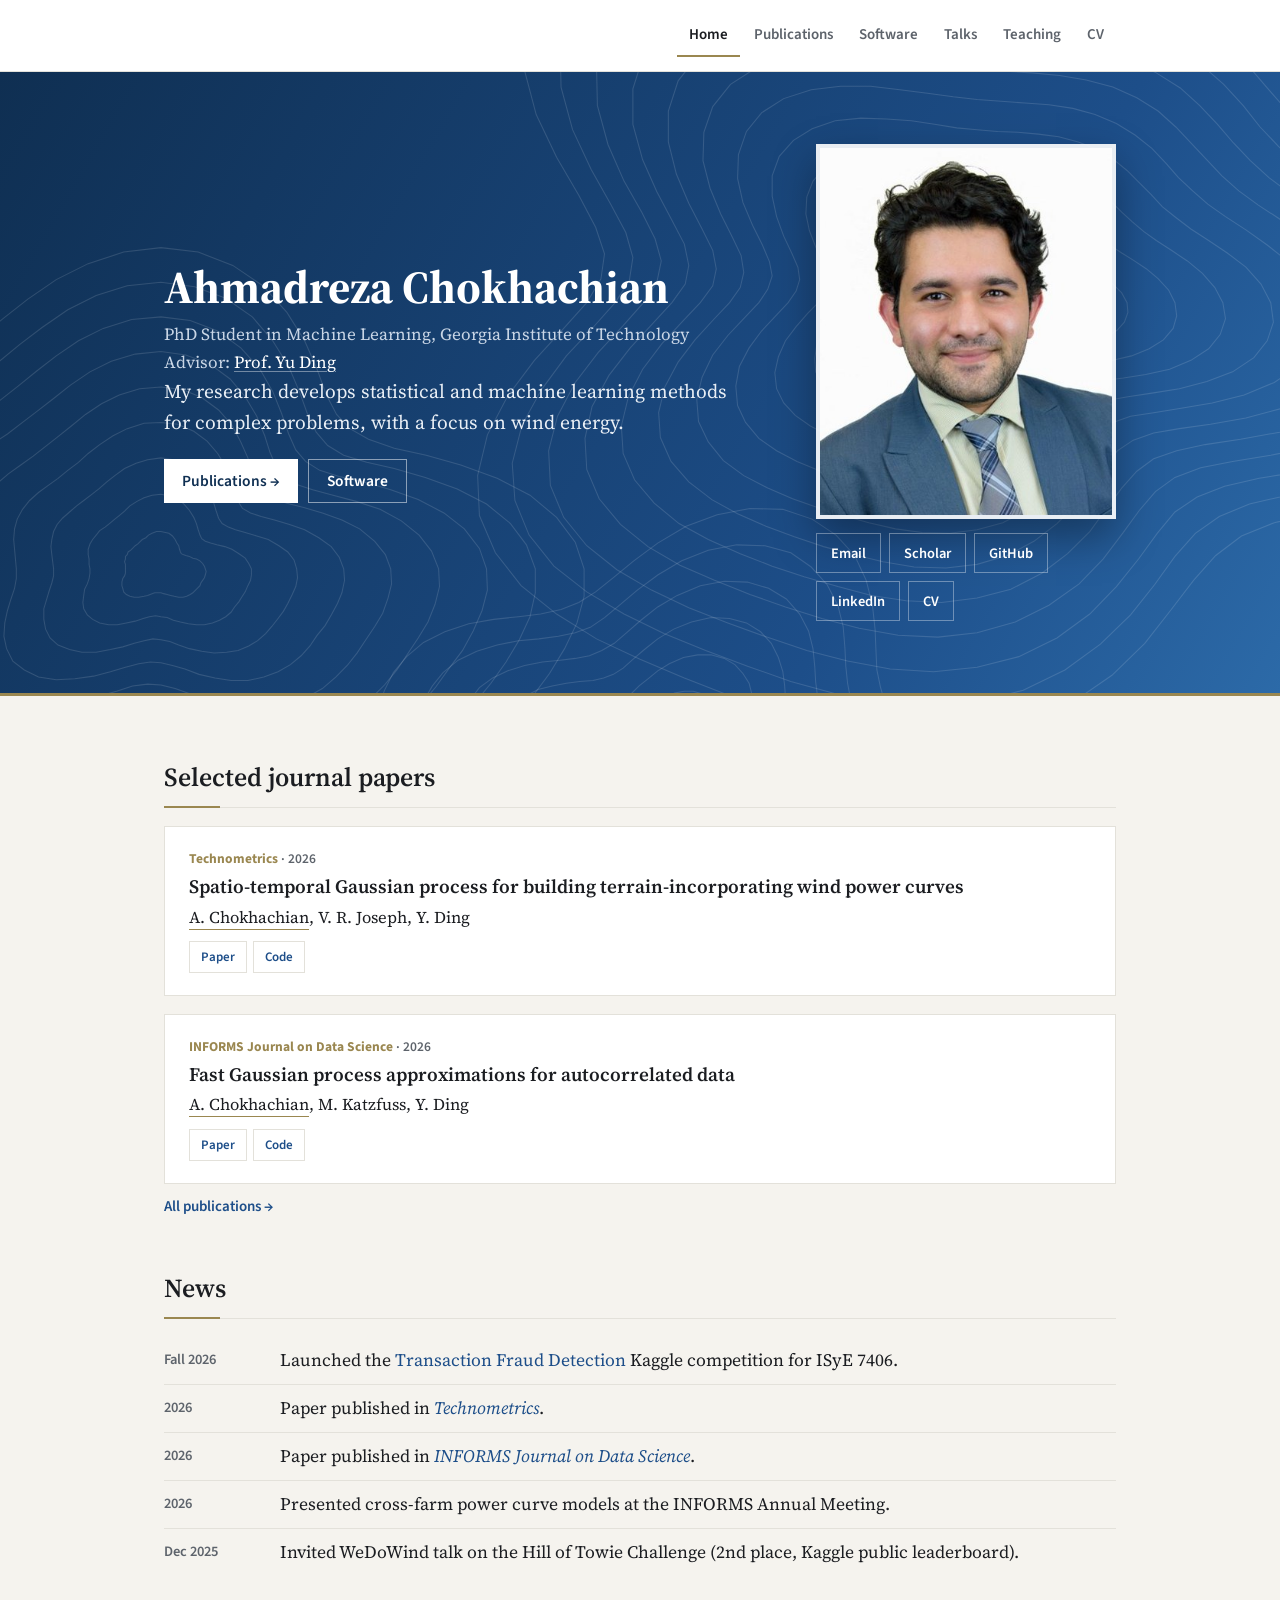
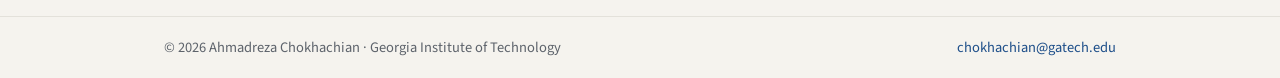
<file: index.html>
<!DOCTYPE html>
<html lang="en">
<head>
<meta charset="utf-8">
<meta name="viewport" content="width=device-width, initial-scale=1">
<title>Ahmadreza Chokhachian</title>
<meta name="description" content="Ahmadreza Chokhachian, PhD student in Machine Learning at Georgia Tech. Wind energy data science, Gaussian processes, uncertainty quantification.">
<link rel="preconnect" href="https://fonts.googleapis.com">
<link rel="preconnect" href="https://fonts.gstatic.com" crossorigin>
<link href="https://fonts.googleapis.com/css2?family=Source+Serif+4:ital,opsz,wght@0,8..60,400;0,8..60,600;0,8..60,700;1,8..60,400&family=Source+Sans+3:wght@400;600;700&display=swap" rel="stylesheet">
<link rel="stylesheet" href="style.css">
</head>
<body>
<a class="skip" href="#main">Skip to content</a>
<header><div class="mast"><span></span><nav aria-label="Main"><ul><li><a href="index.html" aria-current=page>Home</a></li><li><a href="publications.html">Publications</a></li><li><a href="software.html">Software</a></li><li><a href="talks.html">Talks</a></li><li><a href="teaching.html">Teaching</a></li><li><a href="cv.pdf">CV</a></li></ul></nav></div></header>
<div class="band"><div class="in"><section class="hero">
 <div>
  <h1>Ahmadreza Chokhachian</h1>
  <p class="sub">PhD Student in Machine Learning, Georgia Institute of Technology<br>Advisor: <a href="https://www.isye.gatech.edu/users/yu-ding">Prof. Yu Ding</a></p>
  <p class="lede">My research develops statistical and machine learning methods for complex problems, with a focus on wind energy.</p>
  <a class="btn" href="publications.html">Publications →</a><a class="btn ghost" href="software.html">Software</a>
 </div>
 <figure class="portrait"><img src="photo.jpg" alt="Portrait of Ahmadreza Chokhachian">
  <div class="links"><a href="mailto:chokhachian@gatech.edu">Email</a><a href="https://scholar.google.com/citations?user=hi71vY8AAAAJ">Scholar</a><a href="https://github.com/AhmadChokhachian">GitHub</a><a href="https://www.linkedin.com/in/ahmadreza-chokhachian-a24803181/">LinkedIn</a><a href="cv.pdf">CV</a></div>
 </figure>
</section></div></div>
<main id="main">
<h2>Selected journal papers</h2>
<div class="journals"><article class="jcard"><div class="jvenue">Technometrics <span>· 2026</span></div><h3>Spatio-temporal Gaussian process for building terrain-incorporating wind power curves</h3><div class="auth"><u>A. Chokhachian</u>, V. R. Joseph, Y. Ding</div><div class="acts"><a href="https://doi.org/10.1080/00401706.2026.2705589">Paper</a><a href="https://github.com/AhmadChokhachian/STGP-Terrain">Code</a></div></article><article class="jcard"><div class="jvenue">INFORMS Journal on Data Science <span>· 2026</span></div><h3>Fast Gaussian process approximations for autocorrelated data</h3><div class="auth"><u>A. Chokhachian</u>, M. Katzfuss, Y. Ding</div><div class="acts"><a href="https://pubsonline.informs.org/doi/full/10.1287/ijds.2025.0087">Paper</a><a href="https://github.com/AhmadChokhachian/FastGP">Code</a></div></article></div>
<a class="more" href="publications.html">All publications →</a>
<h2>News</h2><ul class="dated"><li><time>Fall 2026</time><span>Launched the <a href="https://www.kaggle.com/competitions/transaction-fraud-detection">Transaction Fraud Detection</a> Kaggle competition for ISyE 7406.</span></li><li><time>2026</time><span>Paper published in <a href="https://doi.org/10.1080/00401706.2026.2705589"><i>Technometrics</i></a>.</span></li><li><time>2026</time><span>Paper published in <a href="https://pubsonline.informs.org/doi/full/10.1287/ijds.2025.0087"><i>INFORMS Journal on Data Science</i></a>.</span></li><li><time>2026</time><span>Presented cross-farm power curve models at the INFORMS Annual Meeting.</span></li><li><time>Dec 2025</time><span>Invited WeDoWind talk on the Hill of Towie Challenge (2nd place, Kaggle public leaderboard).</span></li></ul>
</main>
<footer><div><span>© 2026 Ahmadreza Chokhachian · Georgia Institute of Technology</span><span><a href="mailto:chokhachian@gatech.edu">chokhachian@gatech.edu</a></span></div></footer>

</body>
</html>
</file>
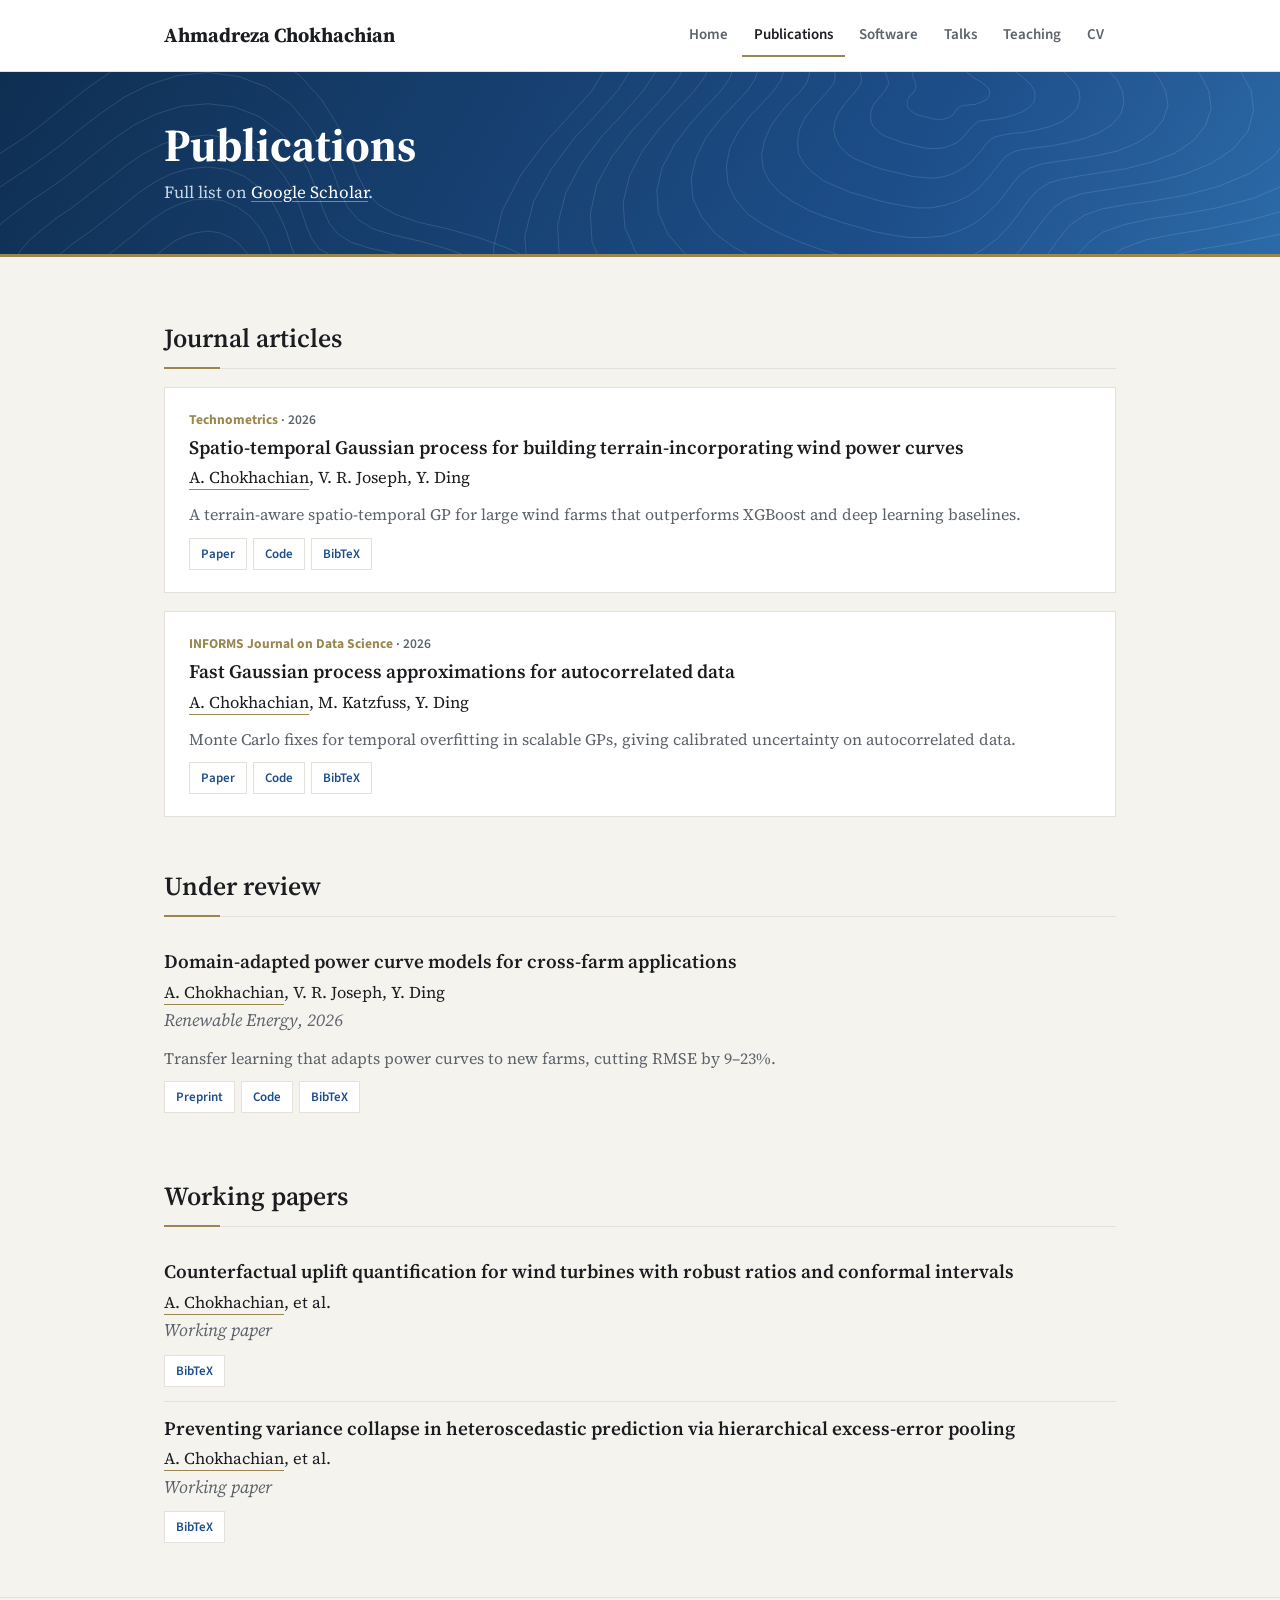
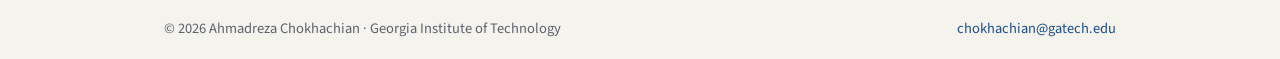
<file: publications.html>
<!DOCTYPE html>
<html lang="en">
<head>
<meta charset="utf-8">
<meta name="viewport" content="width=device-width, initial-scale=1">
<title>Publications · Ahmadreza Chokhachian</title>
<meta name="description" content="Ahmadreza Chokhachian, PhD student in Machine Learning at Georgia Tech. Wind energy data science, Gaussian processes, uncertainty quantification.">
<link rel="preconnect" href="https://fonts.googleapis.com">
<link rel="preconnect" href="https://fonts.gstatic.com" crossorigin>
<link href="https://fonts.googleapis.com/css2?family=Source+Serif+4:ital,opsz,wght@0,8..60,400;0,8..60,600;0,8..60,700;1,8..60,400&family=Source+Sans+3:wght@400;600;700&display=swap" rel="stylesheet">
<link rel="stylesheet" href="style.css">
</head>
<body>
<a class="skip" href="#main">Skip to content</a>
<header><div class="mast"><a class="name" href="index.html">Ahmadreza Chokhachian</a><nav aria-label="Main"><ul><li><a href="index.html">Home</a></li><li><a href="publications.html" aria-current=page>Publications</a></li><li><a href="software.html">Software</a></li><li><a href="talks.html">Talks</a></li><li><a href="teaching.html">Teaching</a></li><li><a href="cv.pdf">CV</a></li></ul></nav></div></header>
<div class="band small"><div class="in"><h1>Publications</h1><p class="sub">Full list on <a href="https://scholar.google.com/citations?user=hi71vY8AAAAJ">Google Scholar</a>.</p></div></div>
<main id="main">
<h2>Journal articles</h2><div class="journals"><article class="jcard"><div class="jvenue">Technometrics <span>· 2026</span></div><h3>Spatio-temporal Gaussian process for building terrain-incorporating wind power curves</h3><div class="auth"><u>A. Chokhachian</u>, V. R. Joseph, Y. Ding</div><p class="abs">A terrain-aware spatio-temporal GP for large wind farms that outperforms XGBoost and deep learning baselines.</p><div class="acts"><a href="https://doi.org/10.1080/00401706.2026.2705589">Paper</a><a href="https://github.com/AhmadChokhachian/STGP-Terrain">Code</a><button type="button" data-b="0" aria-expanded="false">BibTeX</button></div><pre id="bib0" hidden>@article{chokhachian2026stgp,
  title   = {Spatio-temporal Gaussian process for building terrain-incorporating wind power curves},
  author  = {A. Chokhachian and V. R. Joseph and Y. Ding},
  journal = {Technometrics},
  year    = {2026}
}</pre></article><article class="jcard"><div class="jvenue">INFORMS Journal on Data Science <span>· 2026</span></div><h3>Fast Gaussian process approximations for autocorrelated data</h3><div class="auth"><u>A. Chokhachian</u>, M. Katzfuss, Y. Ding</div><p class="abs">Monte Carlo fixes for temporal overfitting in scalable GPs, giving calibrated uncertainty on autocorrelated data.</p><div class="acts"><a href="https://pubsonline.informs.org/doi/full/10.1287/ijds.2025.0087">Paper</a><a href="https://github.com/AhmadChokhachian/FastGP">Code</a><button type="button" data-b="1" aria-expanded="false">BibTeX</button></div><pre id="bib1" hidden>@article{chokhachian2026fast,
  title   = {Fast Gaussian process approximations for autocorrelated data},
  author  = {A. Chokhachian and M. Katzfuss and Y. Ding},
  journal = {INFORMS Journal on Data Science},
  year    = {2026}
}</pre></article></div><h2>Under review</h2><ol class="pubs"><li class="pub"><h3>Domain-adapted power curve models for cross-farm applications</h3><div class="auth"><u>A. Chokhachian</u>, V. R. Joseph, Y. Ding</div><div class="v">Renewable Energy, 2026</div><p class="abs">Transfer learning that adapts power curves to new farms, cutting RMSE by 9–23%.</p><div class="acts"><a href="https://ssrn.com/abstract=7070433">Preprint</a><a href="https://github.com/anonymous-stgp/Domain-Adapted-PC">Code</a><button type="button" data-b="2" aria-expanded="false">BibTeX</button></div><pre id="bib2" hidden>@article{chokhachian2026domain,
  title   = {Domain-adapted power curve models for cross-farm applications},
  author  = {A. Chokhachian and V. R. Joseph and Y. Ding},
  journal = {Renewable Energy},
  year    = {2026}
}</pre></li></ol><h2>Working papers</h2><ol class="pubs"><li class="pub"><h3>Counterfactual uplift quantification for wind turbines with robust ratios and conformal intervals</h3><div class="auth"><u>A. Chokhachian</u>, et al.</div><div class="v">Working paper</div><div class="acts"><button type="button" data-b="3" aria-expanded="false">BibTeX</button></div><pre id="bib3" hidden>@article{chokhachian_uplift,
  title   = {Counterfactual uplift quantification for wind turbines with robust ratios and conformal intervals},
  author  = {A. Chokhachian},
  journal = {Working paper}
}</pre></li><li class="pub"><h3>Preventing variance collapse in heteroscedastic prediction via hierarchical excess-error pooling</h3><div class="auth"><u>A. Chokhachian</u>, et al.</div><div class="v">Working paper</div><div class="acts"><button type="button" data-b="4" aria-expanded="false">BibTeX</button></div><pre id="bib4" hidden>@article{chokhachian_hep,
  title   = {Preventing variance collapse in heteroscedastic prediction via hierarchical excess-error pooling},
  author  = {A. Chokhachian},
  journal = {Working paper}
}</pre></li></ol>
</main>
<footer><div><span>© 2026 Ahmadreza Chokhachian · Georgia Institute of Technology</span><span><a href="mailto:chokhachian@gatech.edu">chokhachian@gatech.edu</a></span></div></footer>
<script>{document.addEventListener('click',e=>{const b=e.target.closest('button[data-b]');if(!b)return;const p=document.getElementById('bib'+b.dataset.b);p.hidden=!p.hidden;b.setAttribute('aria-expanded',String(!p.hidden))})}</script>
</body>
</html>
</file>
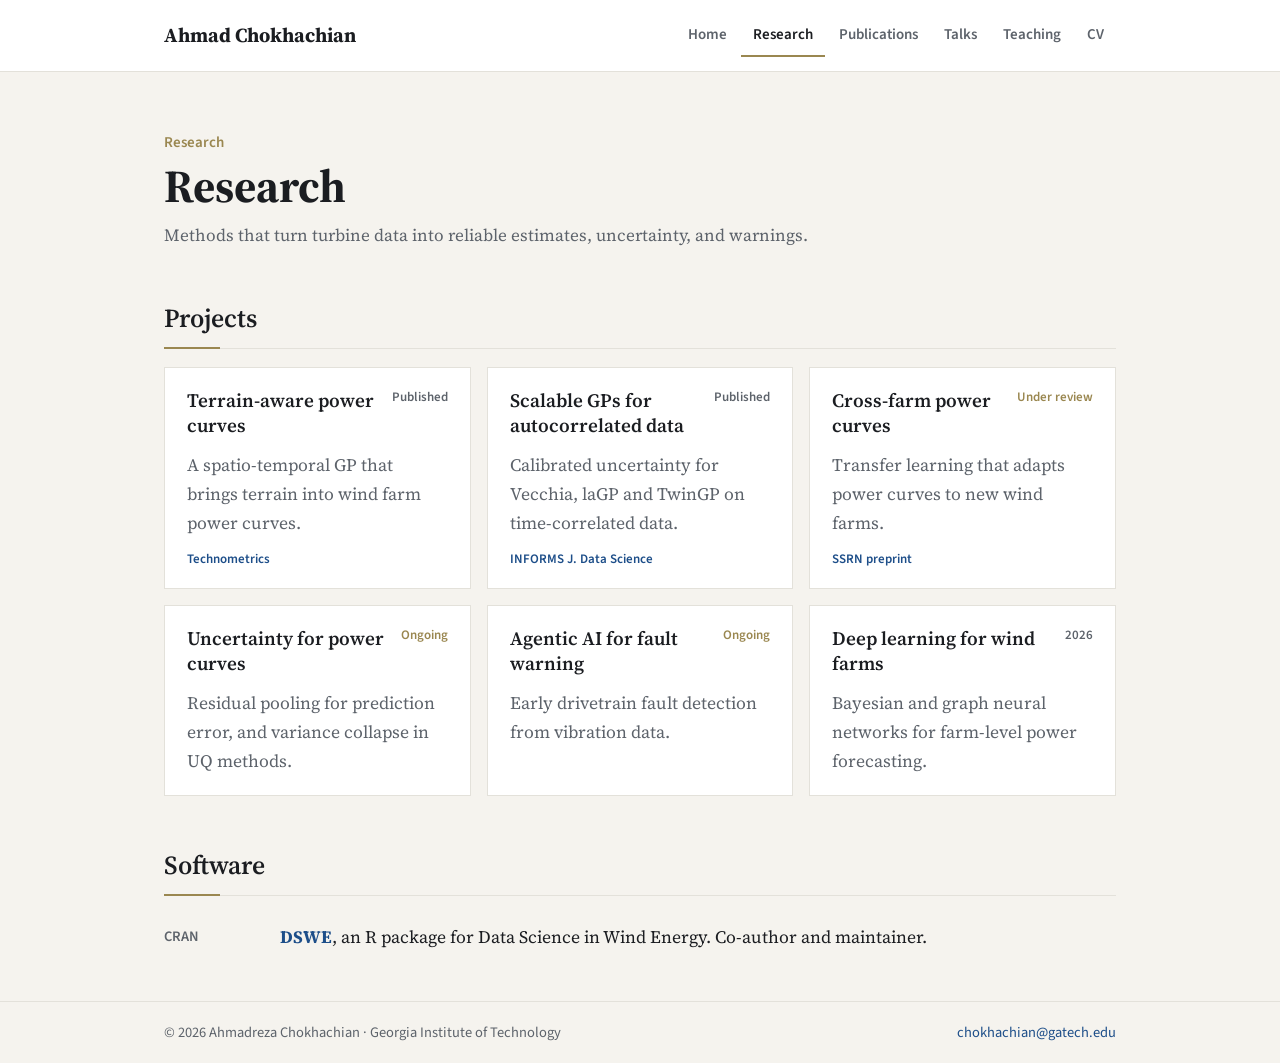
<file: research.html>
<!DOCTYPE html>
<html lang="en">
<head>
<meta charset="utf-8">
<meta name="viewport" content="width=device-width, initial-scale=1">
<title>Research · Ahmad Chokhachian</title>
<meta name="description" content="Ahmadreza (Ahmad) Chokhachian, PhD candidate in Machine Learning at Georgia Tech. Wind energy data science, Gaussian processes, uncertainty quantification.">
<link rel="preconnect" href="https://fonts.googleapis.com">
<link rel="preconnect" href="https://fonts.gstatic.com" crossorigin>
<link href="https://fonts.googleapis.com/css2?family=Source+Serif+4:ital,opsz,wght@0,8..60,400;0,8..60,600;0,8..60,700;1,8..60,400&family=Source+Sans+3:wght@400;600;700&display=swap" rel="stylesheet">
<link rel="stylesheet" href="style.css">
</head>
<body>
<a class="skip" href="#main">Skip to content</a>
<header><div class="mast"><a class="name" href="index.html">Ahmad Chokhachian</a><nav aria-label="Main"><ul><li><a href="index.html">Home</a></li><li><a href="research.html" aria-current=page>Research</a></li><li><a href="publications.html">Publications</a></li><li><a href="talks.html">Talks</a></li><li><a href="teaching.html">Teaching</a></li><li><a href="cv.pdf">CV</a></li></ul></nav></div></header>
<main id="main">
<div class="kicker">Research</div><h1>Research</h1><p class="sub">Methods that turn turbine data into reliable estimates, uncertainty, and warnings.</p><h2>Projects</h2><div class="pgrid"><div class="proj"><h3>Terrain-aware power curves</h3><span class="status">Published</span><p>A spatio-temporal GP that brings terrain into wind farm power curves.</p><div class=chips><a href="https://doi.org/10.1080/00401706.2026.2705589">Technometrics</a></div></div><div class="proj"><h3>Scalable GPs for autocorrelated data</h3><span class="status">Published</span><p>Calibrated uncertainty for Vecchia, laGP and TwinGP on time-correlated data.</p><div class=chips><a href="https://pubsonline.informs.org/doi/full/10.1287/ijds.2025.0087">INFORMS J. Data Science</a></div></div><div class="proj"><h3>Cross-farm power curves</h3><span class="status on">Under review</span><p>Transfer learning that adapts power curves to new wind farms.</p><div class=chips><a href="https://ssrn.com/abstract=7070433">SSRN preprint</a></div></div><div class="proj"><h3>Uncertainty for power curves</h3><span class="status on">Ongoing</span><p>Residual pooling for prediction error, and variance collapse in UQ methods.</p></div><div class="proj"><h3>Agentic AI for fault warning</h3><span class="status on">Ongoing</span><p>Early drivetrain fault detection from vibration data.</p></div><div class="proj"><h3>Deep learning for wind farms</h3><span class="status">2026</span><p>Bayesian and graph neural networks for farm-level power forecasting.</p></div></div><h2>Software</h2><ul class="dated"><li><time>CRAN</time><span><a href="https://cran.r-project.org/package=DSWE"><b>DSWE</b></a>, an R package for Data Science in Wind Energy. Co-author and maintainer.</span></li></ul>
</main>
<footer><div><span>© 2026 Ahmadreza Chokhachian · Georgia Institute of Technology</span><span><a href="mailto:chokhachian@gatech.edu">chokhachian@gatech.edu</a></span></div></footer>

</body>
</html>
</file>
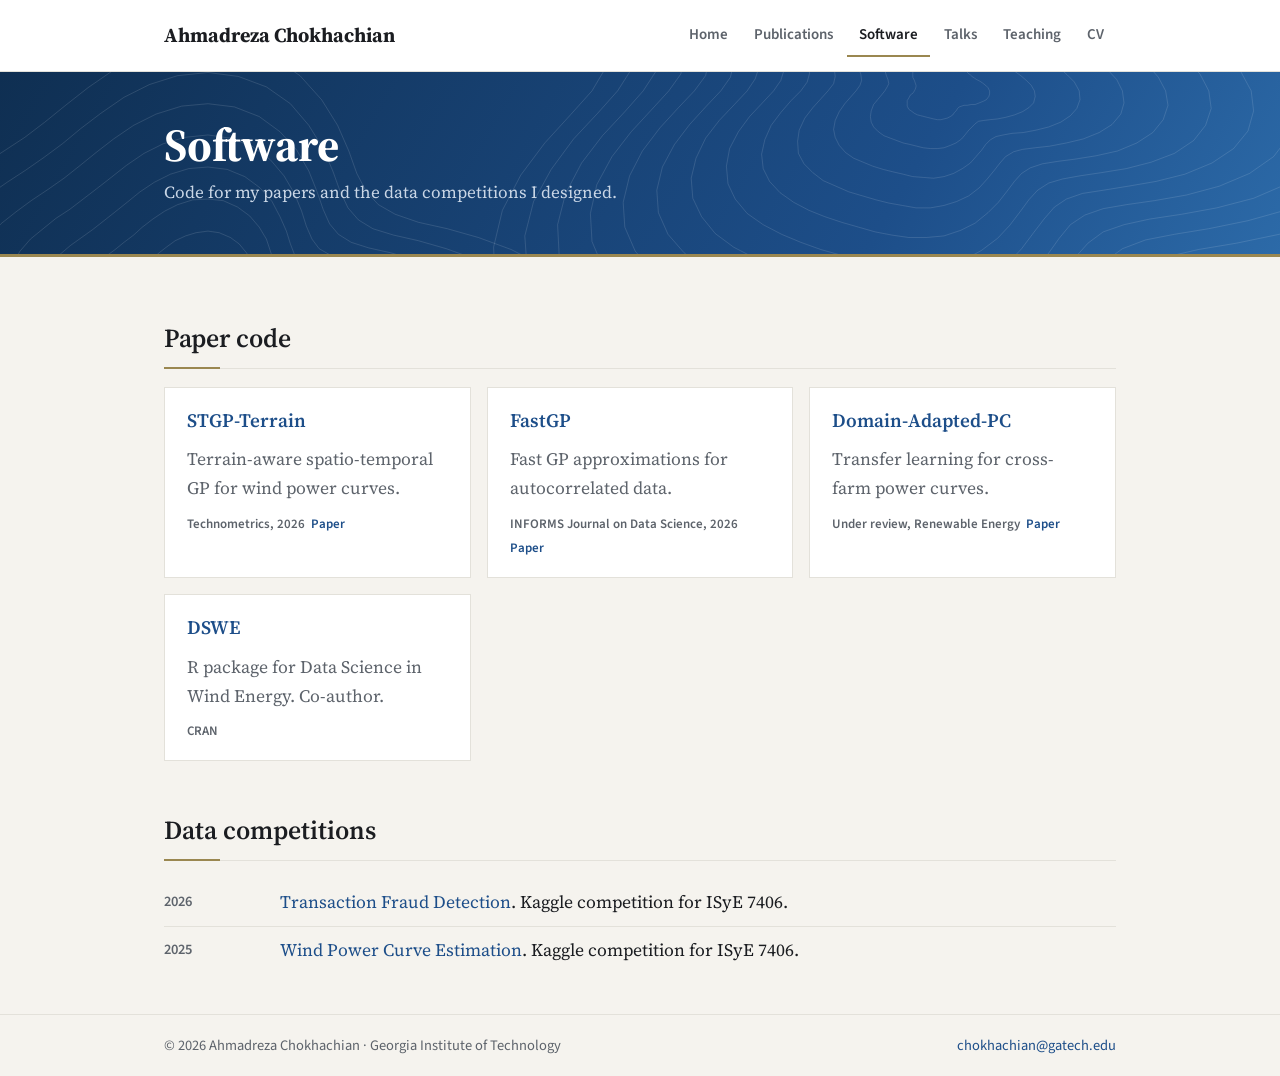
<file: software.html>
<!DOCTYPE html>
<html lang="en">
<head>
<meta charset="utf-8">
<meta name="viewport" content="width=device-width, initial-scale=1">
<title>Software · Ahmadreza Chokhachian</title>
<meta name="description" content="Ahmadreza Chokhachian, PhD student in Machine Learning at Georgia Tech. Wind energy data science, Gaussian processes, uncertainty quantification.">
<link rel="preconnect" href="https://fonts.googleapis.com">
<link rel="preconnect" href="https://fonts.gstatic.com" crossorigin>
<link href="https://fonts.googleapis.com/css2?family=Source+Serif+4:ital,opsz,wght@0,8..60,400;0,8..60,600;0,8..60,700;1,8..60,400&family=Source+Sans+3:wght@400;600;700&display=swap" rel="stylesheet">
<link rel="stylesheet" href="style.css">
</head>
<body>
<a class="skip" href="#main">Skip to content</a>
<header><div class="mast"><a class="name" href="index.html">Ahmadreza Chokhachian</a><nav aria-label="Main"><ul><li><a href="index.html">Home</a></li><li><a href="publications.html">Publications</a></li><li><a href="software.html" aria-current=page>Software</a></li><li><a href="talks.html">Talks</a></li><li><a href="teaching.html">Teaching</a></li><li><a href="cv.pdf">CV</a></li></ul></nav></div></header>
<div class="band small"><div class="in"><h1>Software</h1><p class="sub">Code for my papers and the data competitions I designed.</p></div></div>
<main id="main">
<h2>Paper code</h2><div class="pgrid"><div class="proj"><h3><a href="https://github.com/AhmadChokhachian/STGP-Terrain">STGP-Terrain</a></h3><span></span><p>Terrain-aware spatio-temporal GP for wind power curves.</p><div class="chips"><span class="status">Technometrics, 2026</span><a href=https://doi.org/10.1080/00401706.2026.2705589>Paper</a></div></div><div class="proj"><h3><a href="https://github.com/AhmadChokhachian/FastGP">FastGP</a></h3><span></span><p>Fast GP approximations for autocorrelated data.</p><div class="chips"><span class="status">INFORMS Journal on Data Science, 2026</span><a href=https://pubsonline.informs.org/doi/full/10.1287/ijds.2025.0087>Paper</a></div></div><div class="proj"><h3><a href="https://github.com/anonymous-stgp/Domain-Adapted-PC">Domain-Adapted-PC</a></h3><span></span><p>Transfer learning for cross-farm power curves.</p><div class="chips"><span class="status">Under review, Renewable Energy</span><a href=https://ssrn.com/abstract=7070433>Paper</a></div></div><div class="proj"><h3><a href="https://cran.r-project.org/package=DSWE">DSWE</a></h3><span></span><p>R package for Data Science in Wind Energy. Co-author.</p><div class="chips"><span class="status">CRAN</span></div></div></div><h2>Data competitions</h2><ul class="dated"><li><time>2026</time><span><a href="https://www.kaggle.com/competitions/transaction-fraud-detection">Transaction Fraud Detection</a>. Kaggle competition for ISyE 7406.</span></li><li><time>2025</time><span><a href="https://www.kaggle.com/competitions/isye-7406">Wind Power Curve Estimation</a>. Kaggle competition for ISyE 7406.</span></li></ul>
</main>
<footer><div><span>© 2026 Ahmadreza Chokhachian · Georgia Institute of Technology</span><span><a href="mailto:chokhachian@gatech.edu">chokhachian@gatech.edu</a></span></div></footer>

</body>
</html>
</file>
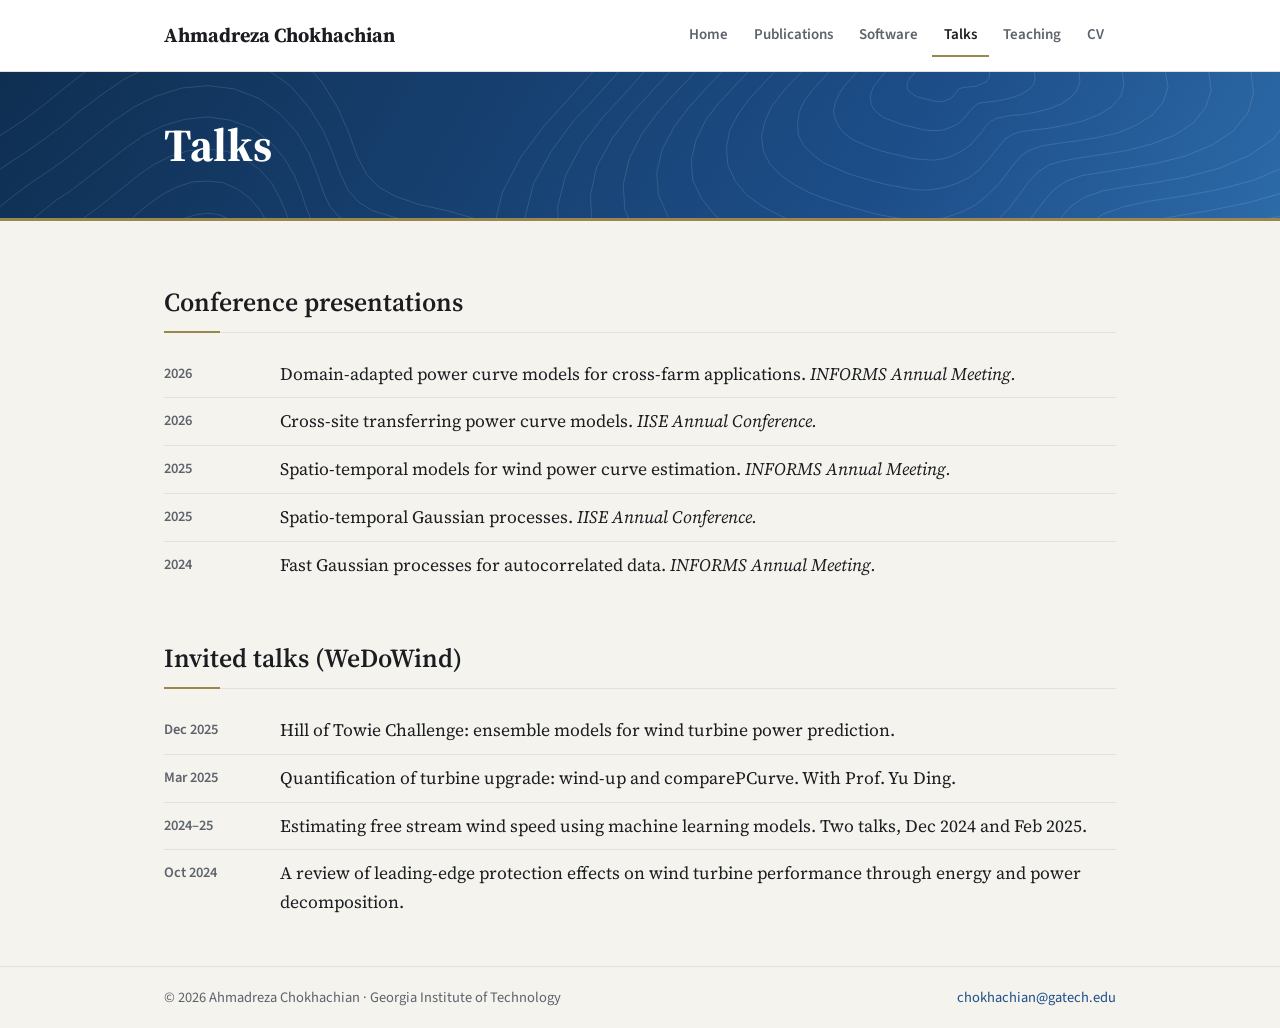
<file: talks.html>
<!DOCTYPE html>
<html lang="en">
<head>
<meta charset="utf-8">
<meta name="viewport" content="width=device-width, initial-scale=1">
<title>Talks · Ahmadreza Chokhachian</title>
<meta name="description" content="Ahmadreza Chokhachian, PhD student in Machine Learning at Georgia Tech. Wind energy data science, Gaussian processes, uncertainty quantification.">
<link rel="preconnect" href="https://fonts.googleapis.com">
<link rel="preconnect" href="https://fonts.gstatic.com" crossorigin>
<link href="https://fonts.googleapis.com/css2?family=Source+Serif+4:ital,opsz,wght@0,8..60,400;0,8..60,600;0,8..60,700;1,8..60,400&family=Source+Sans+3:wght@400;600;700&display=swap" rel="stylesheet">
<link rel="stylesheet" href="style.css">
</head>
<body>
<a class="skip" href="#main">Skip to content</a>
<header><div class="mast"><a class="name" href="index.html">Ahmadreza Chokhachian</a><nav aria-label="Main"><ul><li><a href="index.html">Home</a></li><li><a href="publications.html">Publications</a></li><li><a href="software.html">Software</a></li><li><a href="talks.html" aria-current=page>Talks</a></li><li><a href="teaching.html">Teaching</a></li><li><a href="cv.pdf">CV</a></li></ul></nav></div></header>
<div class="band small"><div class="in"><h1>Talks</h1></div></div>
<main id="main">
<h2>Conference presentations</h2><ul class="dated"><li><time>2026</time><span>Domain-adapted power curve models for cross-farm applications. <i>INFORMS Annual Meeting.</i></span></li><li><time>2026</time><span>Cross-site transferring power curve models. <i>IISE Annual Conference.</i></span></li><li><time>2025</time><span>Spatio-temporal models for wind power curve estimation. <i>INFORMS Annual Meeting.</i></span></li><li><time>2025</time><span>Spatio-temporal Gaussian processes. <i>IISE Annual Conference.</i></span></li><li><time>2024</time><span>Fast Gaussian processes for autocorrelated data. <i>INFORMS Annual Meeting.</i></span></li></ul><h2>Invited talks (WeDoWind)</h2><ul class="dated"><li><time>Dec 2025</time><span>Hill of Towie Challenge: ensemble models for wind turbine power prediction.</span></li><li><time>Mar 2025</time><span>Quantification of turbine upgrade: wind-up and comparePCurve. With Prof. Yu Ding.</span></li><li><time>2024–25</time><span>Estimating free stream wind speed using machine learning models. Two talks, Dec 2024 and Feb 2025.</span></li><li><time>Oct 2024</time><span>A review of leading-edge protection effects on wind turbine performance through energy and power decomposition.</span></li></ul>
</main>
<footer><div><span>© 2026 Ahmadreza Chokhachian · Georgia Institute of Technology</span><span><a href="mailto:chokhachian@gatech.edu">chokhachian@gatech.edu</a></span></div></footer>

</body>
</html>
</file>
<file: style.css>
/* VOICE: scholarly, quiet, precise, like a well-set journal
   IDEA: a journal issue: masthead nav, article-style pages, a captioned figure
   PICTURE: home portrait plus Figure 1, a wind power curve with observations and fitted curve
   COLOUR and TYPE: white paper, near-black ink, deep blue links, Georgia Tech gold hairlines; Source Serif 4 + Source Sans 3
   LAYOUT: masthead with page links; one reading column per page; home has portrait beside intro */
:root{color-scheme:light dark;
--bg:light-dark(#ffffff,#121417);--paper:light-dark(#f8f7f2,#191c20);--ink:light-dark(#1b1d21,#e4e6ea);
--mute:light-dark(#5d636b,#9aa1aa);--link:light-dark(#1d4e89,#8db8ea);--rule:light-dark(#e3e1da,#2a2e34);
--gold:light-dark(#9a8750,#c8b67c);--hi:light-dark(#f3efe2,#24221b)}
:root[data-theme=light]{color-scheme:light}:root[data-theme=dark]{color-scheme:dark}
*{box-sizing:border-box;min-width:0}
body{margin:0;background:var(--bg);color:var(--ink);font:17.5px/1.65 "Source Serif 4",Georgia,serif;overflow-x:clip}
a{color:var(--link);text-decoration:none}a:hover{text-decoration:underline;text-underline-offset:3px}
a:focus-visible,button:focus-visible{outline:2px solid var(--gold);outline-offset:2px}
.skip{position:absolute;left:-999px}.skip:focus{left:12px;top:12px;background:var(--bg);padding:8px;z-index:9}
header{border-bottom:1px solid var(--rule);background:var(--bg);position:sticky;top:0;z-index:5}
.mast{max-width:1080px;margin:0 auto;padding:14px max(5vw,18px);display:flex;align-items:center;justify-content:space-between;gap:10px 24px;flex-wrap:wrap}
.name{font-weight:700;font-size:20px;color:var(--ink)}.name:hover{text-decoration:none}
nav ul{list-style:none;margin:0;padding:0;display:flex;flex-wrap:wrap;gap:2px}
nav a{display:block;padding:10px 12px;font:600 15px "Source Sans 3",sans-serif;color:var(--mute);border-bottom:2px solid transparent}
nav a:hover{color:var(--ink);text-decoration:none}
nav a[aria-current=page]{color:var(--ink);border-bottom-color:var(--gold)}
main{max-width:1080px;margin:0 auto;padding:clamp(32px,5vw,60px) max(5vw,18px) 40px}
h1{font-size:clamp(34px,4.4vw,46px);line-height:1.08;margin:0 0 10px;font-weight:700;text-wrap:balance}
h2{font-size:26px;font-weight:600;margin:48px 0 18px;padding-bottom:8px;border-bottom:1px solid var(--rule);position:relative}
h2::after{content:"";position:absolute;left:0;bottom:-1px;width:56px;height:2px;background:var(--gold)}
h3{font-size:19px;font-weight:600;margin:0 0 4px;line-height:1.35}
p{margin:0 0 14px}
.kicker{font:600 15px "Source Sans 3",sans-serif;color:var(--gold);margin-bottom:8px}
.lede{font-size:19.5px;line-height:1.6}
.sub{color:var(--mute);font-size:17px;margin:0 0 20px}
.sans{font-family:"Source Sans 3",sans-serif}
/* home */
.hero{display:grid;grid-template-columns:minmax(0,1fr) 300px;gap:clamp(28px,5vw,64px);align-items:start}
.portrait{margin:0}
.portrait img{width:100%;aspect-ratio:4/5;object-fit:cover;object-position:50% 15%;display:block;border:1px solid var(--rule)}
.links{display:flex;flex-wrap:wrap;gap:8px;margin-top:14px}
.links a{font:600 14.5px "Source Sans 3",sans-serif;border:1px solid var(--rule);padding:8px 14px;color:var(--ink);min-height:40px;display:inline-flex;align-items:center}
.links a:hover{border-color:var(--link);color:var(--link);text-decoration:none}
.btn{display:inline-flex;align-items:center;min-height:44px;font:600 15.5px "Source Sans 3",sans-serif;background:var(--link);color:var(--bg);padding:10px 18px;margin:6px 10px 0 0}
.btn:hover{text-decoration:none;opacity:.9}
.interests{display:flex;flex-wrap:wrap;gap:8px;margin:18px 0 0;font:15px "Source Sans 3",sans-serif}
.interests span{background:var(--hi);padding:4px 12px}
figure.fig1{margin:0;background:var(--paper);border:1px solid var(--rule);padding:18px 18px 12px}
.fig{position:relative;min-height:300px}.fig>svg{position:absolute;inset:0;width:100%;height:100%}
figcaption{font-size:15px;color:var(--mute);margin-top:10px;line-height:1.5}figcaption b{color:var(--ink)}
.two{display:grid;grid-template-columns:minmax(0,1.1fr) minmax(0,1fr);gap:clamp(24px,4vw,48px);align-items:start}
/* lists */
.dated{list-style:none;margin:0;padding:0}
.dated li{display:grid;grid-template-columns:100px minmax(0,1fr);gap:16px;padding:9px 0;border-top:1px solid var(--rule)}
.dated li:first-child{border-top:0}
.dated time{font:600 14.5px/1.9 "Source Sans 3",sans-serif;color:var(--mute);white-space:nowrap}
.more{font:600 15px "Source Sans 3",sans-serif;display:inline-block;margin-top:12px}
/* journal highlight */
.journals{display:grid;gap:18px}
.jcard{background:var(--paper);border:1px solid var(--rule);padding:22px 24px}
.jvenue{font:700 13.5px "Source Sans 3",sans-serif;color:var(--gold);margin-bottom:6px}
.jvenue span{color:var(--mute);font-weight:600}
.auth{color:var(--ink);font-size:16.5px}.auth u{text-decoration:none;border-bottom:1.5px solid var(--gold)}
.abs{color:var(--mute);font-size:16px;margin:10px 0 0}
.acts{display:flex;gap:6px;flex-wrap:wrap;margin-top:10px}
.acts a,.acts button{font:600 13px "Source Sans 3",sans-serif;border:1px solid var(--rule);background:var(--bg);color:var(--link);padding:4px 11px;cursor:pointer;min-height:32px;display:inline-flex;align-items:center}
.acts a:hover,.acts button:hover{border-color:var(--link);text-decoration:none}
pre{overflow-x:auto;background:var(--bg);border:1px solid var(--rule);padding:12px;font-size:13px;margin:10px 0 0;line-height:1.5}
pre[hidden]{display:none}
.pubs{list-style:none;margin:0;padding:0}
.pub{padding:14px 0;border-top:1px solid var(--rule)}.pub:first-child{border-top:0}
.pub .v{color:var(--mute);font-style:italic}
.badge{font:600 12px "Source Sans 3",sans-serif;color:var(--mute);border:1px solid var(--rule);padding:1px 7px;margin-left:6px;white-space:nowrap;font-style:normal}
/* research */
.pgrid{display:grid;grid-template-columns:repeat(auto-fit,minmax(min(100%,300px),1fr));gap:16px}
.proj{padding:20px 22px;background:var(--paper);border:1px solid var(--rule);display:grid;grid-template-columns:minmax(0,1fr) auto;gap:4px 12px;align-content:start}
.proj p{grid-column:1/-1;margin:4px 0 0;color:var(--mute)}
.status{font:600 13px "Source Sans 3",sans-serif;color:var(--mute);white-space:nowrap}.status.on{color:var(--gold)}
.chips{display:flex;flex-wrap:wrap;gap:6px;margin-top:8px;grid-column:1/-1}
.chips a{font:600 13px "Source Sans 3",sans-serif}
footer{border-top:1px solid var(--rule);color:var(--mute);font:14.5px "Source Sans 3",sans-serif}
footer div{max-width:1080px;margin:0 auto;padding:20px max(5vw,18px);display:flex;justify-content:space-between;gap:12px;flex-wrap:wrap}
@media(max-width:820px){.hero,.two{grid-template-columns:minmax(0,1fr)}.portrait{max-width:260px;order:-1}}
@media(max-width:560px){nav a{padding:8px 9px;font-size:14px}.dated li{grid-template-columns:minmax(0,1fr);gap:0}.fig{min-height:240px}.jcard{padding:18px}}
@media(prefers-reduced-motion:reduce){*{scroll-behavior:auto}}

/* background bands */
body{background:var(--page)}
:root{--page:light-dark(#f5f3ee,#0f1114);--card:light-dark(#ffffff,#181b20);--band1:#0f2f52;--band2:#1d4e89}
.band{position:relative;color:#f4f6f9;background:url("data:image/svg+xml,%3Csvg%20xmlns%3D%22http%3A//www.w3.org/2000/svg%22%20viewBox%3D%220%200%201600%20700%22%20preserveAspectRatio%3D%22xMidYMid%20slice%22%3E%3Cg%20fill%3D%22none%22%20stroke%3D%22%23ffffff%22%20stroke-width%3D%221.2%22%20stroke-opacity%3D%22.13%22%3E%3Cpath%20d%3D%22M1237%2C260%20L1237%2C264%20L1236%2C267%20L1233%2C271%20L1229%2C273%20L1224%2C275%20L1219%2C277%20L1214%2C277%20L1209%2C278%20L1205%2C278%20L1202%2C279%20L1199%2C280%20L1197%2C282%20L1195%2C285%20L1193%2C287%20L1191%2C290%20L1188%2C292%20L1184%2C294%20L1180%2C295%20L1176%2C296%20L1172%2C296%20L1167%2C295%20L1163%2C294%20L1159%2C293%20L1155%2C292%20L1151%2C291%20L1147%2C290%20L1143%2C288%20L1139%2C285%20L1136%2C283%20L1134%2C279%20L1134%2C276%20L1134%2C272%20L1136%2C269%20L1138%2C265%20L1141%2C263%20L1143%2C260%20L1144%2C258%20L1145%2C255%20L1145%2C253%20L1144%2C250%20L1143%2C247%20L1141%2C243%20L1141%2C240%20L1141%2C236%20L1143%2C232%20L1145%2C230%20L1149%2C227%20L1154%2C226%20L1159%2C226%20L1163%2C226%20L1168%2C227%20L1172%2C228%20L1176%2C228%20L1180%2C229%20L1184%2C229%20L1187%2C229%20L1191%2C229%20L1195%2C230%20L1198%2C231%20L1202%2C232%20L1205%2C233%20L1208%2C235%20L1210%2C238%20L1213%2C240%20L1215%2C242%20L1218%2C244%20L1221%2C246%20L1225%2C248%20L1228%2C250%20L1232%2C253%20L1235%2C256%20L1237%2C260Z%22/%3E%3Cpath%20d%3D%22M1293%2C260%20L1294%2C267%20L1292%2C275%20L1286%2C281%20L1278%2C286%20L1268%2C290%20L1257%2C293%20L1247%2C295%20L1237%2C296%20L1229%2C297%20L1223%2C298%20L1219%2C301%20L1215%2C305%20L1211%2C309%20L1207%2C314%20L1202%2C320%20L1195%2C325%20L1188%2C328%20L1180%2C331%20L1172%2C332%20L1163%2C332%20L1154%2C331%20L1146%2C329%20L1138%2C327%20L1129%2C325%20L1121%2C322%20L1113%2C319%20L1105%2C316%20L1098%2C311%20L1092%2C305%20L1089%2C299%20L1088%2C292%20L1089%2C285%20L1092%2C277%20L1097%2C271%20L1102%2C265%20L1106%2C260%20L1109%2C255%20L1111%2C251%20L1110%2C246%20L1108%2C241%20L1106%2C234%20L1103%2C227%20L1102%2C220%20L1103%2C212%20L1106%2C205%20L1111%2C199%20L1119%2C195%20L1127%2C193%20L1137%2C192%20L1147%2C192%20L1156%2C193%20L1165%2C195%20L1172%2C196%20L1180%2C197%20L1187%2C198%20L1195%2C198%20L1202%2C198%20L1210%2C199%20L1217%2C201%20L1224%2C203%20L1230%2C207%20L1236%2C211%20L1241%2C215%20L1245%2C219%20L1250%2C224%20L1256%2C228%20L1262%2C232%20L1269%2C236%20L1276%2C241%20L1283%2C247%20L1289%2C253%20L1293%2C260Z%22/%3E%3Cpath%20d%3D%22M1349%2C260%20L1350%2C271%20L1346%2C282%20L1338%2C291%20L1326%2C299%20L1311%2C305%20L1295%2C309%20L1279%2C312%20L1265%2C313%20L1254%2C315%20L1245%2C317%20L1238%2C321%20L1232%2C327%20L1227%2C334%20L1220%2C342%20L1213%2C350%20L1203%2C357%20L1192%2C363%20L1180%2C367%20L1167%2C369%20L1154%2C368%20L1141%2C367%20L1129%2C364%20L1116%2C361%20L1104%2C358%20L1091%2C354%20L1079%2C349%20L1067%2C344%20L1057%2C337%20L1049%2C328%20L1044%2C318%20L1042%2C308%20L1044%2C297%20L1049%2C286%20L1056%2C276%20L1063%2C268%20L1070%2C260%20L1075%2C253%20L1077%2C247%20L1076%2C239%20L1073%2C231%20L1069%2C222%20L1066%2C211%20L1063%2C200%20L1064%2C188%20L1069%2C178%20L1077%2C169%20L1088%2C162%20L1101%2C159%20L1115%2C157%20L1130%2C158%20L1144%2C160%20L1157%2C162%20L1169%2C164%20L1180%2C165%20L1191%2C166%20L1202%2C166%20L1214%2C167%20L1225%2C168%20L1236%2C171%20L1247%2C175%20L1256%2C180%20L1264%2C186%20L1271%2C192%20L1278%2C199%20L1285%2C205%20L1293%2C212%20L1303%2C218%20L1313%2C224%20L1324%2C231%20L1334%2C240%20L1343%2C249%20L1349%2C260Z%22/%3E%3Cpath%20d%3D%22M1403%2C260%20L1405%2C275%20L1401%2C289%20L1390%2C302%20L1374%2C312%20L1354%2C320%20L1333%2C325%20L1312%2C329%20L1294%2C331%20L1278%2C333%20L1267%2C336%20L1257%2C342%20L1250%2C350%20L1243%2C359%20L1234%2C370%20L1224%2C381%20L1211%2C391%20L1196%2C398%20L1180%2C403%20L1163%2C406%20L1145%2C406%20L1128%2C403%20L1111%2C400%20L1095%2C396%20L1078%2C391%20L1061%2C386%20L1045%2C379%20L1029%2C372%20L1016%2C362%20L1005%2C351%20L998%2C338%20L997%2C323%20L999%2C309%20L1006%2C294%20L1016%2C281%20L1026%2C270%20L1035%2C260%20L1042%2C251%20L1044%2C242%20L1043%2C233%20L1039%2C222%20L1033%2C209%20L1028%2C195%20L1025%2C180%20L1026%2C164%20L1032%2C150%20L1042%2C138%20L1057%2C130%20L1074%2C125%20L1094%2C123%20L1113%2C123%20L1131%2C125%20L1149%2C128%20L1165%2C131%20L1180%2C132%20L1195%2C133%20L1210%2C134%20L1225%2C135%20L1241%2C137%20L1255%2C140%20L1269%2C146%20L1282%2C153%20L1292%2C161%20L1302%2C170%20L1311%2C179%20L1320%2C187%20L1331%2C196%20L1343%2C204%20L1356%2C212%20L1371%2C222%20L1384%2C233%20L1396%2C246%20L1403%2C260Z%22/%3E%3Cpath%20d%3D%22M1457%2C260%20L1460%2C278%20L1454%2C296%20L1441%2C312%20L1421%2C325%20L1397%2C335%20L1370%2C341%20L1345%2C345%20L1322%2C348%20L1303%2C351%20L1288%2C356%20L1277%2C363%20L1268%2C373%20L1259%2C385%20L1248%2C399%20L1235%2C412%20L1219%2C425%20L1201%2C434%20L1180%2C441%20L1158%2C443%20L1136%2C443%20L1115%2C440%20L1094%2C436%20L1073%2C430%20L1052%2C424%20L1031%2C417%20L1011%2C409%20L992%2C399%20L975%2C387%20L962%2C373%20L954%2C357%20L952%2C339%20L956%2C321%20L964%2C303%20L976%2C287%20L989%2C272%20L1001%2C260%20L1009%2C249%20L1012%2C238%20L1010%2C226%20L1005%2C213%20L998%2C197%20L991%2C179%20L987%2C160%20L988%2C141%20L995%2C123%20L1008%2C108%20L1026%2C97%20L1048%2C90%20L1071%2C88%20L1096%2C88%20L1119%2C91%20L1140%2C94%20L1161%2C97%20L1180%2C99%20L1199%2C100%20L1218%2C101%20L1237%2C102%20L1256%2C105%20L1275%2C110%20L1292%2C116%20L1307%2C125%20L1321%2C136%20L1332%2C147%20L1343%2C158%20L1355%2C169%20L1368%2C180%20L1382%2C190%20L1399%2C201%20L1417%2C213%20L1434%2C227%20L1448%2C243%20L1457%2C260Z%22/%3E%3Cpath%20d%3D%22M1511%2C260%20L1514%2C282%20L1507%2C303%20L1492%2C322%20L1468%2C338%20L1439%2C349%20L1408%2C357%20L1377%2C362%20L1350%2C366%20L1328%2C370%20L1311%2C375%20L1297%2C384%20L1286%2C396%20L1275%2C411%20L1262%2C428%20L1247%2C444%20L1227%2C459%20L1205%2C471%20L1180%2C478%20L1154%2C482%20L1127%2C481%20L1101%2C477%20L1076%2C472%20L1051%2C465%20L1026%2C458%20L1001%2C449%20L977%2C439%20L954%2C427%20L934%2C413%20L919%2C395%20L910%2C376%20L908%2C354%20L912%2C332%20L923%2C311%20L937%2C292%20L953%2C275%20L967%2C260%20L976%2C247%20L980%2C234%20L978%2C220%20L971%2C204%20L962%2C185%20L954%2C163%20L949%2C140%20L949%2C117%20L957%2C95%20L973%2C77%20L994%2C64%20L1020%2C55%20L1049%2C52%20L1078%2C53%20L1106%2C55%20L1132%2C59%20L1157%2C63%20L1180%2C65%20L1203%2C67%20L1226%2C68%20L1249%2C70%20L1272%2C73%20L1294%2C79%20L1315%2C87%20L1333%2C98%20L1349%2C111%20L1363%2C125%20L1376%2C138%20L1389%2C152%20L1404%2C164%20L1421%2C177%20L1441%2C190%20L1462%2C204%20L1483%2C220%20L1500%2C239%20L1511%2C260Z%22/%3E%3Cpath%20d%3D%22M1564%2C260%20L1567%2C285%20L1560%2C310%20L1542%2C332%20L1515%2C350%20L1481%2C364%20L1445%2C373%20L1410%2C379%20L1379%2C384%20L1353%2C388%20L1333%2C395%20L1318%2C405%20L1305%2C420%20L1292%2C437%20L1277%2C457%20L1258%2C477%20L1236%2C494%20L1209%2C508%20L1180%2C516%20L1149%2C520%20L1118%2C519%20L1088%2C515%20L1058%2C508%20L1029%2C500%20L1000%2C491%20L972%2C481%20L944%2C469%20L917%2C455%20L894%2C438%20L877%2C417%20L866%2C394%20L864%2C369%20L870%2C344%20L882%2C319%20L899%2C297%20L918%2C277%20L934%2C260%20L944%2C245%20L949%2C230%20L946%2C214%20L938%2C195%20L927%2C173%20L916%2C147%20L910%2C120%20L911%2C93%20L920%2C67%20L937%2C46%20L962%2C30%20L993%2C20%20L1026%2C16%20L1060%2C16%20L1093%2C20%20L1124%2C24%20L1153%2C28%20L1180%2C31%20L1207%2C33%20L1234%2C35%20L1261%2C37%20L1288%2C41%20L1313%2C48%20L1337%2C58%20L1358%2C71%20L1377%2C86%20L1393%2C103%20L1407%2C119%20L1423%2C134%20L1440%2C149%20L1460%2C163%20L1483%2C178%20L1507%2C195%20L1531%2C214%20L1551%2C236%20L1564%2C260Z%22/%3E%3Cpath%20d%3D%22M1616%2C260%20L1620%2C289%20L1612%2C316%20L1592%2C342%20L1562%2C363%20L1524%2C379%20L1483%2C390%20L1443%2C397%20L1408%2C402%20L1379%2C407%20L1356%2C415%20L1338%2C427%20L1324%2C444%20L1309%2C465%20L1292%2C487%20L1270%2C509%20L1244%2C529%20L1214%2C545%20L1180%2C555%20L1145%2C559%20L1109%2C558%20L1074%2C552%20L1040%2C544%20L1007%2C535%20L974%2C524%20L942%2C512%20L910%2C498%20L881%2C482%20L855%2C462%20L835%2C439%20L823%2C412%20L821%2C384%20L828%2C355%20L843%2C327%20L862%2C302%20L883%2C279%20L901%2C260%20L913%2C243%20L917%2C226%20L914%2C207%20L904%2C186%20L891%2C160%20L879%2C131%20L871%2C100%20L872%2C68%20L882%2C39%20L902%2C14%20L930%2C-4%20L965%2C-16%20L1003%2C-21%20L1042%2C-20%20L1080%2C-17%20L1115%2C-12%20L1148%2C-7%20L1180%2C-3%20L1211%2C-1%20L1242%2C1%20L1273%2C4%20L1303%2C9%20L1333%2C17%20L1360%2C29%20L1384%2C44%20L1404%2C62%20L1422%2C81%20L1439%2C99%20L1456%2C117%20L1475%2C134%20L1497%2C150%20L1523%2C167%20L1551%2C186%20L1578%2C208%20L1601%2C233%20L1616%2C260Z%22/%3E%3Cpath%20d%3D%22M1668%2C260%20L1673%2C292%20L1665%2C323%20L1643%2C352%20L1609%2C376%20L1567%2C394%20L1521%2C406%20L1477%2C414%20L1437%2C420%20L1405%2C427%20L1379%2C436%20L1360%2C450%20L1343%2C469%20L1326%2C492%20L1307%2C518%20L1282%2C543%20L1253%2C565%20L1218%2C583%20L1180%2C593%20L1140%2C598%20L1100%2C596%20L1061%2C590%20L1023%2C580%20L985%2C569%20L949%2C557%20L913%2C543%20L877%2C527%20L844%2C509%20L816%2C486%20L794%2C460%20L781%2C430%20L779%2C399%20L787%2C366%20L803%2C335%20L825%2C306%20L848%2C281%20L868%2C260%20L882%2C241%20L886%2C222%20L882%2C201%20L870%2C177%20L855%2C148%20L841%2C115%20L832%2C79%20L832%2C44%20L843%2C10%20L865%2C-18%20L898%2C-39%20L937%2C-52%20L980%2C-58%20L1024%2C-57%20L1067%2C-53%20L1107%2C-48%20L1144%2C-42%20L1180%2C-38%20L1215%2C-35%20L1250%2C-33%20L1285%2C-29%20L1319%2C-23%20L1352%2C-13%20L1382%2C1%20L1409%2C18%20L1431%2C38%20L1451%2C59%20L1469%2C80%20L1488%2C100%20L1509%2C119%20L1534%2C138%20L1563%2C157%20L1595%2C178%20L1625%2C202%20L1651%2C229%20L1668%2C260Z%22/%3E%3Cpath%20d%3D%22M1720%2C260%20L1726%2C295%20L1717%2C330%20L1693%2C362%20L1656%2C388%20L1610%2C408%20L1560%2C422%20L1511%2C432%20L1468%2C439%20L1432%2C446%20L1403%2C457%20L1381%2C473%20L1363%2C494%20L1344%2C520%20L1322%2C549%20L1295%2C577%20L1261%2C601%20L1223%2C620%20L1180%2C632%20L1136%2C637%20L1091%2C635%20L1047%2C627%20L1005%2C616%20L964%2C603%20L924%2C589%20L884%2C573%20L845%2C556%20L809%2C535%20L778%2C510%20L754%2C481%20L740%2C448%20L738%2C413%20L746%2C377%20L765%2C342%20L789%2C311%20L814%2C284%20L836%2C260%20L851%2C239%20L855%2C218%20L850%2C194%20L836%2C167%20L819%2C135%20L803%2C99%20L792%2C59%20L792%2C19%20L804%2C-19%20L829%2C-50%20L864%2C-74%20L908%2C-89%20L956%2C-95%20L1006%2C-95%20L1053%2C-91%20L1098%2C-84%20L1140%2C-78%20L1180%2C-73%20L1219%2C-70%20L1258%2C-66%20L1296%2C-62%20L1335%2C-55%20L1371%2C-43%20L1404%2C-28%20L1433%2C-8%20L1458%2C14%20L1480%2C38%20L1499%2C62%20L1520%2C84%20L1543%2C105%20L1571%2C125%20L1603%2C146%20L1637%2C169%20L1671%2C196%20L1700%2C226%20L1720%2C260Z%22/%3E%3Cpath%20d%3D%22M1772%2C260%20L1779%2C299%20L1770%2C337%20L1744%2C372%20L1704%2C401%20L1653%2C424%20L1599%2C439%20L1546%2C450%20L1498%2C458%20L1459%2C467%20L1428%2C479%20L1403%2C496%20L1383%2C520%20L1362%2C549%20L1337%2C580%20L1307%2C611%20L1270%2C638%20L1227%2C659%20L1180%2C671%20L1131%2C676%20L1082%2C673%20L1034%2C664%20L988%2C652%20L943%2C637%20L899%2C621%20L855%2C604%20L813%2C584%20L774%2C561%20L740%2C534%20L714%2C502%20L699%2C466%20L697%2C427%20L707%2C388%20L727%2C350%20L753%2C316%20L781%2C286%20L804%2C260%20L819%2C237%20L824%2C213%20L817%2C188%20L802%2C158%20L782%2C123%20L764%2C82%20L752%2C38%20L751%2C-7%20L764%2C-48%20L791%2C-83%20L831%2C-109%20L879%2C-126%20L932%2C-133%20L987%2C-133%20L1040%2C-128%20L1089%2C-121%20L1136%2C-114%20L1180%2C-108%20L1223%2C-104%20L1266%2C-100%20L1308%2C-94%20L1350%2C-86%20L1390%2C-73%20L1426%2C-56%20L1458%2C-34%20L1484%2C-9%20L1507%2C18%20L1529%2C43%20L1551%2C68%20L1576%2C91%20L1606%2C113%20L1641%2C136%20L1680%2C161%20L1717%2C190%20L1750%2C223%20L1772%2C260Z%22/%3E%3Cpath%20d%3D%22M1823%2C260%20L1832%2C302%20L1823%2C344%20L1795%2C382%20L1752%2C414%20L1698%2C439%20L1639%2C456%20L1581%2C468%20L1530%2C477%20L1487%2C487%20L1453%2C501%20L1426%2C520%20L1403%2C546%20L1380%2C578%20L1353%2C612%20L1319%2C645%20L1279%2C674%20L1232%2C697%20L1180%2C710%20L1126%2C714%20L1073%2C711%20L1021%2C701%20L970%2C687%20L922%2C670%20L874%2C652%20L827%2C633%20L782%2C611%20L740%2C586%20L703%2C557%20L675%2C522%20L659%2C483%20L656%2C441%20L667%2C398%20L689%2C358%20L717%2C320%20L747%2C288%20L772%2C260%20L788%2C235%20L792%2C209%20L784%2C181%20L767%2C149%20L745%2C110%20L724%2C65%20L711%2C17%20L710%2C-32%20L724%2C-78%20L754%2C-116%20L797%2C-145%20L850%2C-164%20L908%2C-172%20L968%2C-172%20L1026%2C-166%20L1081%2C-158%20L1132%2C-150%20L1180%2C-143%20L1227%2C-138%20L1274%2C-133%20L1320%2C-127%20L1365%2C-117%20L1408%2C-103%20L1447%2C-83%20L1481%2C-59%20L1510%2C-31%20L1535%2C-3%20L1557%2C26%20L1581%2C52%20L1608%2C77%20L1641%2C101%20L1680%2C125%20L1722%2C152%20L1763%2C184%20L1799%2C220%20L1823%2C260Z%22/%3E%3Cpath%20d%3D%22M1875%2C260%20L1886%2C306%20L1876%2C351%20L1847%2C392%20L1801%2C427%20L1743%2C454%20L1680%2C474%20L1618%2C487%20L1562%2C497%20L1515%2C508%20L1478%2C523%20L1449%2C545%20L1424%2C573%20L1398%2C607%20L1369%2C644%20L1332%2C680%20L1287%2C711%20L1236%2C735%20L1180%2C749%20L1122%2C753%20L1064%2C748%20L1007%2C737%20L953%2C721%20L901%2C703%20L850%2C683%20L800%2C662%20L751%2C639%20L706%2C611%20L666%2C579%20L637%2C542%20L619%2C500%20L617%2C455%20L628%2C409%20L651%2C365%20L681%2C325%20L713%2C290%20L740%2C260%20L756%2C233%20L760%2C205%20L750%2C175%20L731%2C139%20L706%2C96%20L683%2C48%20L669%2C-5%20L667%2C-59%20L683%2C-108%20L715%2C-150%20L762%2C-182%20L820%2C-202%20L884%2C-211%20L949%2C-210%20L1012%2C-204%20L1072%2C-195%20L1127%2C-186%20L1180%2C-178%20L1231%2C-172%20L1281%2C-166%20L1331%2C-158%20L1380%2C-147%20L1426%2C-131%20L1468%2C-110%20L1504%2C-83%20L1535%2C-53%20L1561%2C-22%20L1585%2C8%20L1611%2C37%20L1640%2C63%20L1676%2C89%20L1718%2C115%20L1764%2C144%20L1809%2C178%20L1848%2C217%20L1875%2C260Z%22/%3E%3Cpath%20d%3D%22M310%2C560%20L311%2C563%20L310%2C567%20L309%2C570%20L307%2C573%20L305%2C576%20L304%2C579%20L301%2C582%20L299%2C584%20L296%2C587%20L293%2C589%20L289%2C591%20L285%2C592%20L280%2C592%20L275%2C591%20L271%2C590%20L267%2C589%20L263%2C588%20L260%2C587%20L257%2C587%20L253%2C587%20L250%2C588%20L245%2C590%20L241%2C591%20L235%2C592%20L230%2C592%20L225%2C591%20L221%2C589%20L218%2C586%20L217%2C582%20L216%2C579%20L216%2C575%20L217%2C571%20L219%2C568%20L220%2C565%20L220%2C563%20L220%2C560%20L220%2C557%20L220%2C555%20L219%2C552%20L220%2C549%20L220%2C546%20L222%2C544%20L223%2C541%20L226%2C539%20L228%2C537%20L231%2C534%20L234%2C532%20L236%2C530%20L239%2C527%20L243%2C525%20L246%2C522%20L250%2C520%20L255%2C518%20L260%2C518%20L265%2C519%20L269%2C520%20L273%2C523%20L276%2C527%20L278%2C531%20L280%2C534%20L281%2C538%20L282%2C541%20L283%2C543%20L285%2C544%20L288%2C545%20L292%2C546%20L296%2C548%20L300%2C549%20L304%2C551%20L307%2C554%20L309%2C557%20L310%2C560Z%22/%3E%3Cpath%20d%3D%22M362%2C560%20L362%2C567%20L361%2C573%20L358%2C579%20L355%2C586%20L351%2C592%20L348%2C597%20L343%2C603%20L339%2C609%20L333%2C614%20L326%2C618%20L318%2C621%20L309%2C623%20L300%2C623%20L291%2C622%20L282%2C620%20L274%2C618%20L267%2C615%20L260%2C614%20L254%2C613%20L247%2C614%20L240%2C616%20L231%2C619%20L221%2C621%20L211%2C623%20L201%2C623%20L191%2C621%20L183%2C617%20L177%2C612%20L173%2C605%20L172%2C598%20L173%2C590%20L174%2C583%20L177%2C577%20L179%2C571%20L180%2C565%20L180%2C560%20L179%2C555%20L179%2C549%20L178%2C544%20L178%2C538%20L180%2C532%20L183%2C527%20L187%2C522%20L191%2C517%20L197%2C513%20L202%2C509%20L208%2C504%20L213%2C500%20L219%2C495%20L225%2C489%20L233%2C484%20L241%2C480%20L250%2C477%20L260%2C476%20L270%2C478%20L279%2C481%20L286%2C487%20L292%2C494%20L297%2C502%20L300%2C509%20L302%2C516%20L304%2C522%20L306%2C526%20L310%2C529%20L316%2C531%20L323%2C533%20L332%2C535%20L340%2C538%20L348%2C543%20L355%2C548%20L359%2C554%20L362%2C560Z%22/%3E%3Cpath%20d%3D%22M413%2C560%20L414%2C570%20L412%2C580%20L408%2C589%20L403%2C599%20L398%2C608%20L392%2C616%20L385%2C625%20L378%2C633%20L369%2C641%20L359%2C647%20L347%2C652%20L334%2C654%20L320%2C655%20L306%2C653%20L292%2C650%20L280%2C646%20L270%2C642%20L260%2C640%20L251%2C639%20L241%2C641%20L230%2C644%20L217%2C648%20L203%2C651%20L187%2C654%20L171%2C654%20L157%2C651%20L144%2C646%20L135%2C638%20L130%2C628%20L128%2C617%20L128%2C605%20L131%2C595%20L134%2C585%20L137%2C576%20L139%2C568%20L139%2C560%20L138%2C552%20L137%2C544%20L136%2C535%20L137%2C527%20L139%2C518%20L143%2C510%20L149%2C503%20L157%2C496%20L165%2C489%20L173%2C483%20L181%2C477%20L190%2C470%20L199%2C462%20L208%2C455%20L219%2C447%20L232%2C441%20L245%2C437%20L260%2C435%20L274%2C437%20L288%2C443%20L299%2C451%20L308%2C462%20L315%2C473%20L319%2C484%20L322%2C494%20L325%2C503%20L329%2C509%20L336%2C513%20L344%2C516%20L355%2C519%20L368%2C523%20L381%2C527%20L393%2C534%20L403%2C541%20L410%2C550%20L413%2C560Z%22/%3E%3Cpath%20d%3D%22M466%2C560%20L467%2C573%20L464%2C587%20L459%2C599%20L452%2C612%20L445%2C624%20L436%2C635%20L428%2C647%20L418%2C658%20L406%2C668%20L392%2C676%20L376%2C682%20L358%2C686%20L339%2C686%20L321%2C683%20L303%2C679%20L287%2C673%20L273%2C669%20L260%2C666%20L248%2C665%20L235%2C667%20L220%2C671%20L203%2C676%20L184%2C681%20L163%2C684%20L142%2C685%20L122%2C682%20L106%2C674%20L93%2C664%20L86%2C650%20L83%2C636%20L84%2C621%20L87%2C607%20L91%2C594%20L95%2C582%20L97%2C571%20L97%2C560%20L96%2C549%20L95%2C538%20L94%2C527%20L95%2C515%20L98%2C504%20L104%2C493%20L112%2C483%20L122%2C474%20L133%2C466%20L144%2C458%20L155%2C449%20L167%2C440%20L178%2C430%20L191%2C420%20L206%2C410%20L222%2C402%20L241%2C396%20L260%2C395%20L279%2C397%20L297%2C405%20L312%2C416%20L324%2C430%20L333%2C445%20L338%2C460%20L342%2C473%20L347%2C484%20L352%2C492%20L361%2C497%20L373%2C501%20L388%2C505%20L405%2C510%20L422%2C516%20L438%2C525%20L452%2C535%20L461%2C547%20L466%2C560Z%22/%3E%3Cpath%20d%3D%22M519%2C560%20L520%2C577%20L516%2C593%20L510%2C610%20L501%2C625%20L491%2C640%20L481%2C655%20L470%2C669%20L457%2C682%20L442%2C695%20L424%2C705%20L404%2C712%20L382%2C716%20L358%2C716%20L335%2C713%20L313%2C707%20L293%2C701%20L276%2C695%20L260%2C691%20L245%2C690%20L228%2C692%20L210%2C698%20L189%2C704%20L165%2C711%20L139%2C715%20L113%2C716%20L88%2C712%20L67%2C703%20L51%2C690%20L42%2C673%20L38%2C655%20L39%2C636%20L42%2C619%20L47%2C602%20L52%2C587%20L54%2C573%20L55%2C560%20L54%2C547%20L52%2C533%20L51%2C519%20L52%2C504%20L57%2C490%20L65%2C476%20L75%2C464%20L88%2C453%20L102%2C443%20L116%2C433%20L130%2C422%20L144%2C411%20L159%2C399%20L175%2C386%20L193%2C374%20L213%2C364%20L236%2C357%20L260%2C355%20L284%2C358%20L306%2C367%20L325%2C381%20L340%2C398%20L350%2C417%20L358%2C435%20L363%2C451%20L368%2C464%20L376%2C474%20L387%2C481%20L402%2C486%20L421%2C491%20L442%2C497%20L464%2C505%20L484%2C515%20L501%2C529%20L513%2C544%20L519%2C560Z%22/%3E%3Cpath%20d%3D%22M573%2C560%20L574%2C580%20L569%2C600%20L561%2C620%20L550%2C638%20L538%2C656%20L526%2C674%20L512%2C691%20L496%2C707%20L478%2C721%20L457%2C734%20L432%2C742%20L405%2C746%20L377%2C746%20L350%2C742%20L323%2C735%20L300%2C727%20L279%2C720%20L260%2C715%20L242%2C715%20L222%2C718%20L201%2C724%20L175%2C733%20L146%2C741%20L115%2C746%20L83%2C747%20L53%2C742%20L28%2C732%20L9%2C716%20L-3%2C696%20L-8%2C675%20L-7%2C652%20L-3%2C631%20L3%2C611%20L8%2C593%20L11%2C576%20L12%2C560%20L10%2C544%20L9%2C527%20L8%2C510%20L10%2C493%20L16%2C476%20L25%2C460%20L38%2C445%20L54%2C432%20L70%2C419%20L87%2C408%20L104%2C395%20L121%2C382%20L139%2C368%20L158%2C353%20L180%2C338%20L204%2C326%20L231%2C318%20L260%2C315%20L288%2C319%20L315%2C329%20L338%2C346%20L355%2C366%20L368%2C388%20L377%2C410%20L383%2C429%20L390%2C445%20L399%2C457%20L413%2C465%20L431%2C471%20L454%2C477%20L480%2C484%20L507%2C493%20L531%2C506%20L551%2C522%20L565%2C540%20L573%2C560Z%22/%3E%3Cpath%20d%3D%22M627%2C560%20L628%2C584%20L622%2C607%20L612%2C630%20L600%2C652%20L585%2C672%20L570%2C693%20L554%2C712%20L535%2C731%20L513%2C748%20L488%2C762%20L460%2C771%20L429%2C776%20L396%2C776%20L364%2C771%20L333%2C763%20L306%2C753%20L282%2C745%20L260%2C740%20L239%2C739%20L216%2C743%20L191%2C751%20L161%2C761%20L128%2C770%20L91%2C777%20L54%2C778%20L19%2C773%20L-11%2C761%20L-34%2C743%20L-48%2C720%20L-54%2C694%20L-54%2C668%20L-49%2C643%20L-42%2C620%20L-36%2C599%20L-33%2C579%20L-32%2C560%20L-33%2C541%20L-35%2C521%20L-35%2C501%20L-33%2C481%20L-26%2C461%20L-14%2C443%20L1%2C426%20L20%2C411%20L39%2C397%20L60%2C383%20L80%2C369%20L99%2C354%20L120%2C337%20L142%2C320%20L167%2C303%20L195%2C289%20L227%2C279%20L260%2C276%20L293%2C280%20L324%2C292%20L350%2C311%20L371%2C334%20L386%2C360%20L396%2C385%20L404%2C408%20L412%2C426%20L423%2C439%20L439%2C449%20L461%2C456%20L488%2C462%20L519%2C471%20L550%2C482%20L579%2C497%20L602%2C515%20L619%2C537%20L627%2C560Z%22/%3E%3Cpath%20d%3D%22M682%2C560%20L682%2C587%20L676%2C614%20L664%2C640%20L649%2C665%20L632%2C689%20L614%2C711%20L595%2C734%20L573%2C755%20L549%2C774%20L520%2C789%20L487%2C800%20L451%2C806%20L414%2C805%20L378%2C799%20L343%2C790%20L312%2C779%20L285%2C770%20L260%2C764%20L236%2C763%20L211%2C768%20L181%2C777%20L148%2C789%20L109%2C800%20L67%2C808%20L24%2C810%20L-17%2C804%20L-51%2C791%20L-78%2C770%20L-94%2C744%20L-102%2C715%20L-101%2C685%20L-96%2C656%20L-88%2C629%20L-81%2C605%20L-77%2C582%20L-76%2C560%20L-77%2C538%20L-79%2C516%20L-79%2C493%20L-75%2C470%20L-67%2C447%20L-53%2C426%20L-35%2C407%20L-14%2C390%20L9%2C374%20L32%2C359%20L55%2C343%20L78%2C326%20L101%2C307%20L126%2C288%20L155%2C268%20L187%2C252%20L222%2C241%20L260%2C237%20L298%2C242%20L333%2C255%20L363%2C276%20L386%2C303%20L404%2C332%20L416%2C360%20L425%2C385%20L435%2C406%20L448%2C421%20L466%2C432%20L492%2C440%20L523%2C447%20L558%2C457%20L594%2C470%20L627%2C487%20L654%2C509%20L672%2C533%20L682%2C560Z%22/%3E%3Cpath%20d%3D%22M737%2C560%20L737%2C591%20L729%2C621%20L715%2C650%20L698%2C678%20L678%2C705%20L658%2C730%20L636%2C755%20L611%2C778%20L583%2C799%20L551%2C817%20L514%2C829%20L474%2C834%20L432%2C834%20L391%2C827%20L353%2C816%20L318%2C804%20L288%2C794%20L260%2C788%20L233%2C787%20L205%2C793%20L172%2C804%20L134%2C817%20L90%2C830%20L42%2C839%20L-6%2C842%20L-52%2C836%20L-92%2C821%20L-122%2C797%20L-141%2C768%20L-149%2C735%20L-149%2C701%20L-143%2C669%20L-134%2C638%20L-127%2C611%20L-122%2C585%20L-120%2C560%20L-121%2C535%20L-122%2C510%20L-122%2C484%20L-117%2C458%20L-107%2C433%20L-92%2C410%20L-71%2C388%20L-47%2C369%20L-21%2C352%20L5%2C335%20L31%2C318%20L56%2C299%20L82%2C278%20L110%2C256%20L142%2C234%20L178%2C216%20L218%2C203%20L260%2C198%20L302%2C203%20L341%2C218%20L375%2C241%20L402%2C271%20L422%2C303%20L436%2C335%20L446%2C363%20L458%2C386%20L473%2C402%20L494%2C414%20L523%2C424%20L559%2C432%20L598%2C443%20L639%2C458%20L676%2C477%20L706%2C502%20L727%2C530%20L737%2C560Z%22/%3E%3Cpath%20d%3D%22M862%2C780%20L862%2C783%20L861%2C785%20L860%2C788%20L858%2C790%20L857%2C793%20L856%2C795%20L855%2C798%20L854%2C801%20L853%2C804%20L851%2C808%20L849%2C811%20L847%2C814%20L843%2C817%20L839%2C818%20L834%2C819%20L829%2C818%20L824%2C817%20L820%2C815%20L816%2C812%20L813%2C810%20L810%2C807%20L807%2C806%20L804%2C805%20L801%2C805%20L797%2C804%20L792%2C804%20L788%2C804%20L783%2C803%20L779%2C801%20L775%2C799%20L772%2C796%20L771%2C793%20L770%2C790%20L770%2C786%20L771%2C783%20L772%2C780%20L773%2C777%20L774%2C774%20L775%2C771%20L776%2C768%20L778%2C765%20L780%2C763%20L783%2C761%20L787%2C759%20L791%2C758%20L795%2C758%20L799%2C757%20L802%2C757%20L805%2C756%20L808%2C755%20L810%2C754%20L813%2C751%20L816%2C748%20L820%2C745%20L824%2C743%20L829%2C740%20L835%2C739%20L840%2C739%20L845%2C740%20L849%2C743%20L852%2C746%20L854%2C750%20L856%2C754%20L856%2C757%20L857%2C761%20L857%2C764%20L858%2C767%20L858%2C770%20L860%2C772%20L861%2C775%20L861%2C777%20L862%2C780Z%22/%3E%3Cpath%20d%3D%22M903%2C780%20L903%2C785%20L901%2C791%20L899%2C796%20L896%2C801%20L894%2C805%20L891%2C810%20L889%2C816%20L887%2C822%20L885%2C828%20L883%2C835%20L879%2C842%20L873%2C849%20L866%2C854%20L858%2C857%20L848%2C858%20L838%2C857%20L829%2C854%20L820%2C850%20L812%2C845%20L806%2C839%20L800%2C835%20L795%2C832%20L789%2C830%20L782%2C829%20L774%2C829%20L765%2C829%20L756%2C828%20L746%2C826%20L738%2C823%20L731%2C818%20L725%2C813%20L722%2C806%20L721%2C800%20L721%2C793%20L722%2C786%20L724%2C780%20L726%2C774%20L728%2C768%20L730%2C762%20L732%2C756%20L736%2C751%20L740%2C746%20L746%2C742%20L753%2C739%20L761%2C736%20L769%2C735%20L777%2C734%20L784%2C734%20L790%2C733%20L796%2C730%20L801%2C727%20L806%2C722%20L812%2C716%20L820%2C710%20L829%2C705%20L839%2C700%20L850%2C698%20L860%2C698%20L870%2C701%20L878%2C705%20L884%2C712%20L889%2C719%20L891%2C727%20L892%2C735%20L893%2C742%20L894%2C749%20L895%2C754%20L896%2C759%20L898%2C764%20L901%2C769%20L902%2C775%20L903%2C780Z%22/%3E%3Cpath%20d%3D%22M944%2C780%20L943%2C788%20L941%2C796%20L938%2C803%20L934%2C811%20L930%2C818%20L927%2C826%20L924%2C834%20L921%2C843%20L918%2C853%20L914%2C863%20L909%2C874%20L901%2C884%20L890%2C891%20L877%2C896%20L863%2C898%20L848%2C897%20L833%2C892%20L820%2C885%20L808%2C877%20L799%2C870%20L790%2C863%20L782%2C858%20L773%2C855%20L763%2C853%20L751%2C853%20L738%2C853%20L724%2C851%20L710%2C848%20L697%2C844%20L687%2C837%20L679%2C829%20L674%2C819%20L673%2C809%20L673%2C799%20L675%2C789%20L677%2C780%20L679%2C771%20L682%2C762%20L685%2C753%20L688%2C745%20L693%2C736%20L700%2C729%20L709%2C722%20L720%2C718%20L731%2C714%20L743%2C712%20L755%2C711%20L765%2C710%20L775%2C708%20L783%2C705%20L791%2C700%20L799%2C692%20L809%2C684%20L820%2C675%20L833%2C667%20L849%2C660%20L865%2C657%20L880%2C657%20L895%2C661%20L907%2C668%20L916%2C678%20L923%2C689%20L926%2C701%20L928%2C713%20L929%2C724%20L930%2C733%20L931%2C742%20L934%2C749%20L937%2C757%20L940%2C764%20L942%2C772%20L944%2C780Z%22/%3E%3Cpath%20d%3D%22M984%2C780%20L984%2C791%20L981%2C801%20L977%2C811%20L972%2C821%20L967%2C831%20L963%2C841%20L959%2C852%20L956%2C864%20L952%2C878%20L947%2C892%20L939%2C906%20L928%2C919%20L914%2C929%20L897%2C936%20L877%2C939%20L857%2C936%20L838%2C930%20L820%2C921%20L805%2C911%20L791%2C900%20L780%2C891%20L769%2C884%20L757%2C880%20L744%2C878%20L728%2C877%20L711%2C876%20L692%2C875%20L674%2C871%20L657%2C864%20L643%2C856%20L633%2C844%20L627%2C832%20L625%2C819%20L625%2C805%20L627%2C792%20L630%2C780%20L633%2C768%20L636%2C756%20L640%2C744%20L645%2C733%20L651%2C722%20L660%2C712%20L672%2C703%20L685%2C696%20L701%2C692%20L717%2C689%20L732%2C687%20L747%2C686%20L759%2C683%20L770%2C679%20L781%2C672%20L792%2C662%20L805%2C651%20L820%2C639%20L838%2C628%20L858%2C620%20L880%2C615%20L901%2C616%20L920%2C621%20L936%2C631%20L948%2C644%20L956%2C660%20L961%2C676%20L963%2C691%20L964%2C705%20L965%2C718%20L967%2C729%20L970%2C740%20L974%2C749%20L978%2C759%20L982%2C770%20L984%2C780Z%22/%3E%3Cpath%20d%3D%22M1024%2C780%20L1024%2C793%20L1021%2C806%20L1016%2C819%20L1011%2C831%20L1005%2C844%20L999%2C857%20L995%2C871%20L990%2C886%20L986%2C903%20L979%2C921%20L970%2C938%20L956%2C955%20L938%2C968%20L916%2C976%20L892%2C979%20L867%2C977%20L842%2C969%20L820%2C957%20L801%2C944%20L784%2C930%20L770%2C919%20L756%2C910%20L742%2C905%20L725%2C902%20L706%2C901%20L684%2C900%20L661%2C897%20L639%2C893%20L618%2C885%20L601%2C874%20L588%2C860%20L581%2C845%20L578%2C828%20L578%2C812%20L580%2C796%20L584%2C780%20L587%2C765%20L591%2C750%20L595%2C735%20L601%2C721%20L609%2C707%20L619%2C694%20L634%2C683%20L651%2C675%20L670%2C669%20L690%2C665%20L710%2C663%20L727%2C661%20L743%2C658%20L757%2C652%20L771%2C644%20L785%2C632%20L801%2C618%20L820%2C603%20L842%2C590%20L868%2C579%20L895%2C574%20L921%2C575%20L945%2C582%20L965%2C594%20L980%2C611%20L990%2C630%20L995%2C650%20L997%2C670%20L998%2C687%20L1000%2C703%20L1002%2C717%20L1006%2C730%20L1011%2C742%20L1017%2C754%20L1021%2C767%20L1024%2C780Z%22/%3E%3Cpath%20d%3D%22M1063%2C780%20L1064%2C796%20L1061%2C811%20L1056%2C827%20L1049%2C842%20L1042%2C857%20L1036%2C872%20L1031%2C889%20L1026%2C908%20L1020%2C928%20L1012%2C950%20L1001%2C971%20L984%2C991%20L963%2C1007%20L936%2C1017%20L907%2C1020%20L876%2C1017%20L847%2C1008%20L820%2C993%20L797%2C977%20L777%2C961%20L760%2C947%20L743%2C936%20L726%2C929%20L707%2C926%20L684%2C924%20L658%2C923%20L631%2C920%20L604%2C914%20L579%2C905%20L559%2C892%20L544%2C875%20L535%2C857%20L531%2C837%20L531%2C818%20L534%2C799%20L538%2C780%20L542%2C762%20L546%2C744%20L550%2C726%20L556%2C709%20L566%2C692%20L578%2C677%20L595%2C663%20L616%2C653%20L639%2C646%20L663%2C641%20L686%2C639%20L708%2C636%20L727%2C632%20L744%2C626%20L760%2C615%20L777%2C601%20L797%2C584%20L820%2C567%20L847%2C551%20L877%2C539%20L909%2C533%20L941%2C534%20L970%2C542%20L993%2C558%20L1011%2C578%20L1023%2C601%20L1029%2C625%20L1031%2C649%20L1032%2C670%20L1034%2C689%20L1037%2C705%20L1041%2C720%20L1048%2C735%20L1054%2C749%20L1060%2C764%20L1063%2C780Z%22/%3E%3Cpath%20d%3D%22M1103%2C780%20L1104%2C798%20L1101%2C817%20L1095%2C835%20L1088%2C852%20L1080%2C870%20L1073%2C888%20L1067%2C908%20L1062%2C930%20L1055%2C954%20L1046%2C980%20L1032%2C1005%20L1013%2C1028%20L987%2C1046%20L957%2C1058%20L922%2C1062%20L886%2C1058%20L851%2C1046%20L820%2C1030%20L793%2C1010%20L770%2C991%20L750%2C974%20L731%2C961%20L711%2C953%20L688%2C949%20L662%2C947%20L633%2C945%20L601%2C942%20L570%2C936%20L541%2C925%20L517%2C909%20L500%2C891%20L489%2C869%20L484%2C847%20L484%2C824%20L487%2C802%20L491%2C780%20L496%2C759%20L500%2C738%20L505%2C717%20L512%2C697%20L522%2C677%20L537%2C659%20L556%2C643%20L580%2C631%20L607%2C622%20L635%2C617%20L663%2C614%20L688%2C611%20L711%2C606%20L731%2C598%20L750%2C586%20L770%2C570%20L793%2C551%20L820%2C531%20L852%2C512%20L887%2C499%20L924%2C492%20L961%2C493%20L994%2C504%20L1021%2C522%20L1042%2C545%20L1055%2C573%20L1062%2C601%20L1065%2C628%20L1066%2C652%20L1067%2C674%20L1071%2C693%20L1076%2C711%20L1084%2C728%20L1092%2C744%20L1099%2C762%20L1103%2C780Z%22/%3E%3C/g%3E%3C/svg%3E") center/cover no-repeat,linear-gradient(120deg,var(--band1),var(--band2) 70%,#2c6aa8);border-bottom:3px solid var(--gold)}
.band .in{max-width:1080px;margin:0 auto;padding:clamp(36px,6vw,72px) max(5vw,18px)}
.band.small .in{padding:clamp(28px,4vw,48px) max(5vw,18px)}
.band h1{color:#fff;margin:0}
.band .sub{color:#c9d6e6;margin:8px 0 0}
.band a{color:#fff;text-decoration:underline;text-underline-offset:3px;text-decoration-color:rgba(255,255,255,.4)}
.band .lede{color:#e8eef5}
.band .btn{background:#fff;color:var(--band1);text-decoration:none}
.band .btn.ghost{background:none;color:#fff;border:1px solid rgba(255,255,255,.5)}
.band .interests span{background:rgba(255,255,255,.12);color:#e8eef5}
.band .portrait img{border:4px solid rgba(255,255,255,.9);box-shadow:0 18px 40px rgba(0,0,0,.35)}
.band .links a{color:#fff;border-color:rgba(255,255,255,.35);text-decoration:none}
.band .links a:hover{border-color:#fff;color:#fff}
header{background:var(--card)}
.jcard,.proj{background:var(--card)}
main section,.dated,.pubs{background:transparent}
main>h2:first-child{margin-top:0}
.band .hero{align-items:center}
</file>
